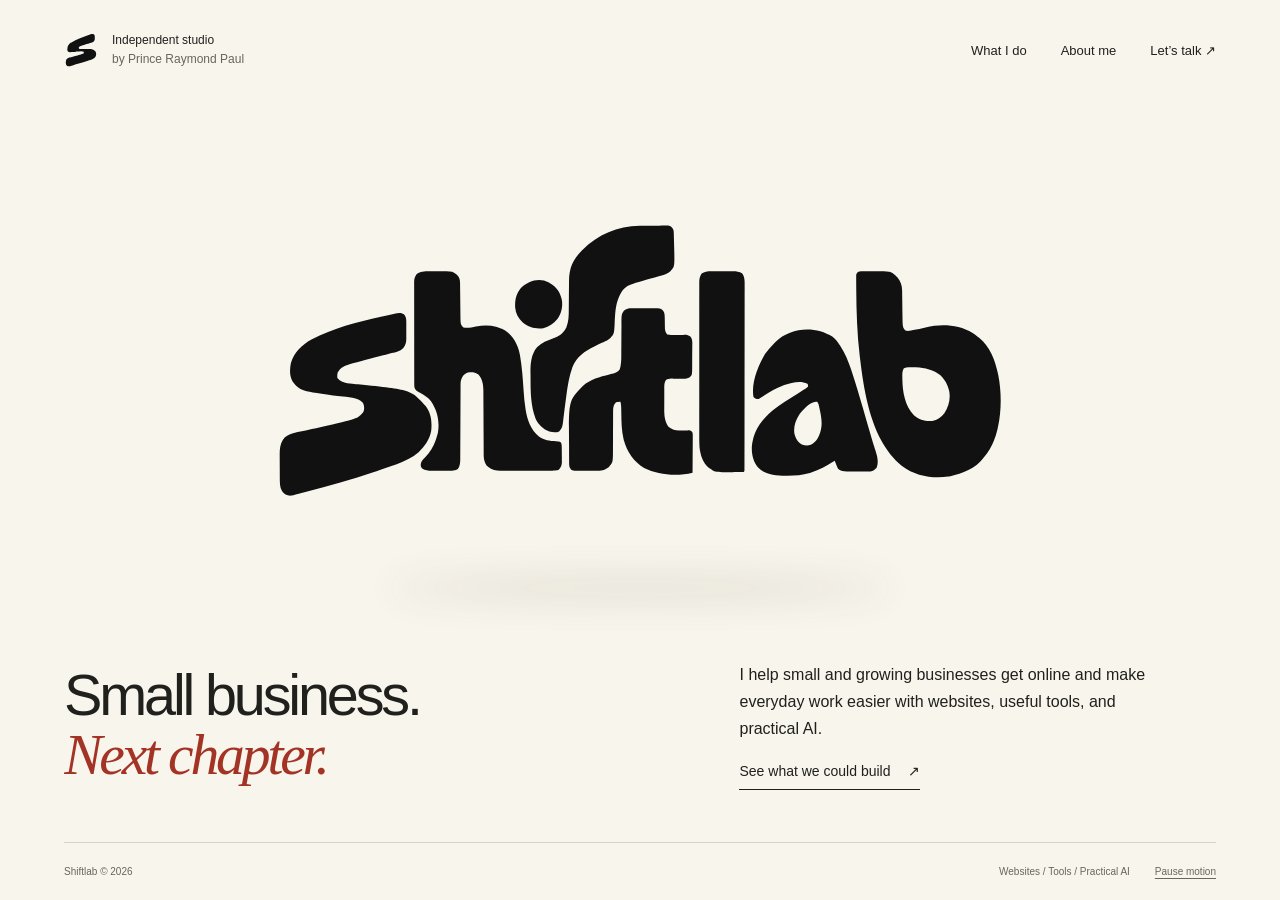
<file: index.html>
<!doctype html>
<html lang="en">
<head>
<meta charset="utf-8"><meta name="viewport" content="width=device-width, initial-scale=1">
<title>Shiftlab | Websites & practical AI</title>
<meta name="description" content="An independent studio by Prince Raymond Paul. Websites, business tools and practical AI for small and growing businesses.">
<meta name="theme-color" content="#f8f5ec"><link rel="canonical" href="https://shiftlab.works/">
<meta property="og:title" content="Shiftlab | An independent studio"><meta property="og:description" content="Websites, business tools and practical AI. Work directly with Prince Raymond Paul."><meta property="og:type" content="website"><meta property="og:url" content="https://shiftlab.works/">
<link rel="icon" type="image/svg+xml" href="assets/favicon.svg"><link rel="stylesheet" href="index.css?v=studio-2"><script src="site.js?v=studio-2" defer></script>
</head>
<body>
<a class="skip" href="#main">Skip to content</a>
<div class="studio">
<header>
<a class="home-link" href="#home" aria-label="Shiftlab home"><img src="assets/shiftlab-s.svg" alt="" width="42" height="44"><span>Independent studio<br><span class="quiet">by Prince Raymond Paul</span></span></a>
<nav aria-label="Main navigation"><a href="#services">What I do</a><a href="#about">About me</a><a href="#contact">Let’s talk <span aria-hidden="true">↗</span></a></nav>
</header>
<main id="main" tabindex="-1">
<section class="view home" id="home" aria-labelledby="home-title">
<div class="logo-stage"><div class="logo-float"><img class="main-logo" src="assets/shiftlab.svg" alt="Shiftlab" width="1142" height="498" fetchpriority="high"></div><span class="logo-shadow" aria-hidden="true"></span></div>
<div class="home-intro"><h1 id="home-title">Small business.<br><em>Next chapter.</em></h1><div><p>I help small and growing businesses get online and make everyday work easier with websites, useful tools, and practical AI.</p><a class="text-link" href="#services">See what we could build <span aria-hidden="true">↗</span></a></div></div>
</section>
<section class="view services" id="services" aria-labelledby="services-title" hidden>
<div class="view-heading"><p class="small">What I do</p><h2 id="services-title">What’s getting<br><em>in your way?</em></h2><p>Pick the thing that sounds familiar.</p></div>
<div class="service-notes">
<details open><summary>Your business needs a better home online.<span aria-hidden="true">+</span></summary><div><p>A website that explains what you do and makes it easy for someone to enquire, book, or browse your products. I can start fresh or work with what you already have.</p><p class="small quiet">Websites · Redesigns · Catalogs · Enquiry journeys</p><a class="text-link" href="#contact">Talk about your website ↗</a></div></details>
<details><summary>You’re doing the same admin every day.<span aria-hidden="true">+</span></summary><div><p>Let’s look at where the time goes. A booking tool, a simple dashboard, or a connection between the tools you use could take a few repetitive jobs off your hands.</p><p class="small quiet">Bookings · Dashboards · Forms · Connected workflows</p><a class="text-link" href="#contact">Talk about your workflow ↗</a></div></details>
<details><summary>You’re curious about what AI could help with.<span aria-hidden="true">+</span></summary><div><p>We can try it on one useful task, like drafting replies, improving written content, or organizing product information. Start with a small version and review the results before relying on it.</p><p class="small quiet">Support assistants · Writing tools · Product information</p><a class="text-link" href="#contact">Explore an idea ↗</a></div></details>
</div>
</section>
<section class="view about" id="about" aria-labelledby="about-title" hidden>
<figure><img src="founder.jpg" alt="Prince Raymond Paul" width="600" height="700" loading="lazy"><figcaption>Prince Raymond Paul / Founder & builder</figcaption></figure>
<div class="about-copy"><p class="small">A person, not a department.</p><h2 id="about-title">Hey, I’m Prince.<br><em>This is my lab.</em></h2><p>Shiftlab is my independent studio. I build websites and software for small and growing businesses.</p><p>I like figuring out how things work, where they get frustrating, and what I can make to help. Sometimes that means a website. Sometimes it means a tool you use every morning.</p><p>You’ll work directly with me. We’ll agree on what to build, the cost, and the timeline before getting started.</p><a class="text-link" href="#contact">Say hello ↗</a></div>
</section>
<section class="view contact" id="contact" aria-labelledby="contact-title" hidden>
<div><p class="small">Tell me a little about your business.</p><h2 id="contact-title">What are you<br><em>working on?</em></h2><a class="email" href="mailto:shiftlab.global@gmail.com">shiftlab.global@gmail.com <span aria-hidden="true">↗</span></a></div>
<div class="contact-note"><p>A rough idea is enough.<br>You don’t need a brief or the technical words.</p><a class="text-link" href="https://cal.com/prince-raymond-paul-zqkent/30min" target="_blank" rel="noopener noreferrer">Or book a 30-minute chat ↗</a><p class="small quiet">We can talk through what you need, what’s realistic, and where to start.</p></div>
</section>
</main>
<footer><a href="#home" class="footer-home">Shiftlab © <span id="year">2026</span></a><span class="footer-note">Websites / Tools / Practical AI</span><button id="motion-toggle" type="button" aria-pressed="false" hidden>Pause motion</button></footer>
</div>
<noscript><style>.view[hidden]{display:grid!important}.studio{height:auto!important}main{overflow:visible!important}.view{min-height:75vh}.logo-float,.logo-shadow{animation:none!important}</style></noscript>
</body></html>
</file>
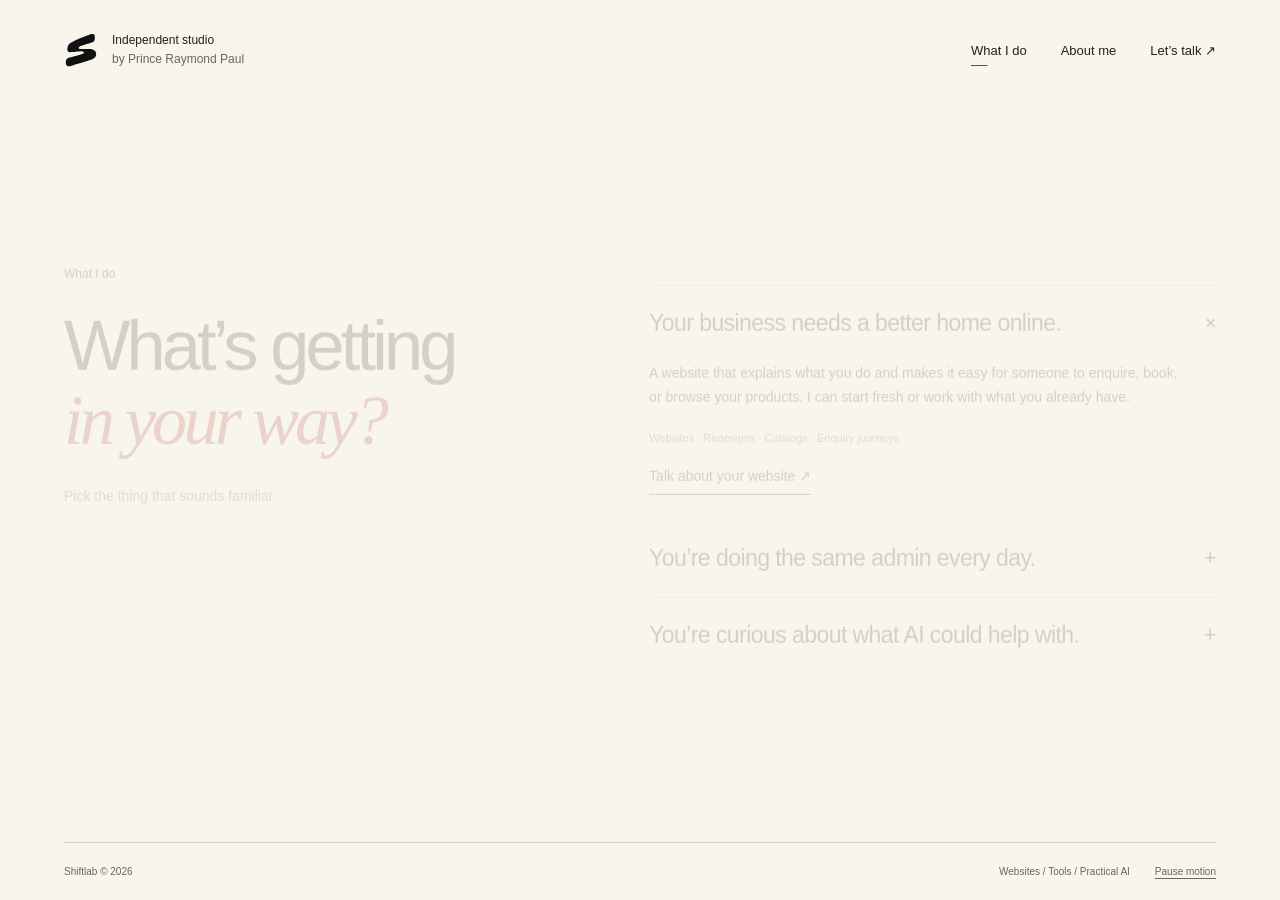
<file: projects/atlas.html>
<!doctype html><html lang="en"><head><meta charset="utf-8"><meta name="viewport" content="width=device-width,initial-scale=1"><meta name="robots" content="noindex"><meta http-equiv="refresh" content="0; url=../index.html#services"><title>Shiftlab | Websites and practical AI</title></head><body><p>This page has been retired. <a href="../index.html#services">Explore Shiftlab’s services.</a></p></body></html>
</file>
<file: index.css>
:root{--paper:#f8f5ec;--ink:#20201d;--muted:#68665e;--red:#a33325;--line:#d6d1c7}*{box-sizing:border-box}body{margin:0;background:var(--paper);color:var(--ink);font-family:Arial,Helvetica,sans-serif;-webkit-font-smoothing:antialiased}a{color:inherit;text-decoration:none}img{display:block;max-width:100%;height:auto}button{font:inherit;color:inherit}p{font-size:16px;line-height:1.7;margin:0 0 20px}h1,h2{font-weight:500;letter-spacing:-.055em;line-height:1.04;margin:0}h1{font-size:clamp(38px,4.5vw,68px)}h2{font-size:clamp(42px,5.5vw,80px)}em{font-family:Georgia,'Times New Roman',serif;font-weight:400;color:var(--red)}a:focus-visible,button:focus-visible,summary:focus-visible{outline:2px solid var(--red);outline-offset:7px}::selection{background:var(--red);color:var(--paper)}.studio{height:100svh;min-height:620px;max-width:1600px;margin:auto;padding:0 5%;display:grid;grid-template-rows:100px minmax(0,1fr) 58px}header{display:flex;justify-content:space-between;align-items:center;gap:30px}.home-link{display:flex;gap:14px;align-items:center;font-size:12px;line-height:1.6}.home-link img{width:34px}.quiet{color:var(--muted)}nav{display:flex;gap:34px;font-size:13px}nav a{position:relative;padding:12px 0}nav a:after{content:'';position:absolute;height:1px;background:var(--red);bottom:4px;left:0;right:0;transform:scaleX(0);transform-origin:left;transition:transform .25s}nav a:hover:after,nav a[aria-current=page]:after{transform:scaleX(1)}main{min-height:0;overflow:auto;scrollbar-width:thin;outline:none}.view{min-height:100%;max-width:1250px;margin:auto}.view[hidden]{display:none!important}.home{display:grid;grid-template-rows:minmax(240px,1fr) auto;padding-bottom:28px}.logo-stage{display:grid;place-items:center;position:relative;isolation:isolate;padding:10px 0 38px}.logo-float{width:min(78%,800px);animation:float 8s ease-in-out infinite;will-change:transform}.main-logo{width:100%;animation:arrive 1.8s cubic-bezier(.2,.65,.3,1) both}.logo-shadow{position:absolute;bottom:9%;left:28%;width:44%;height:22px;border-radius:50%;background:#433d31;opacity:.13;filter:blur(18px);z-index:-1;animation:breathe 8s ease-in-out infinite}.logo-stage:hover .logo-shadow{filter:blur(24px)}.home-intro{display:grid;grid-template-columns:1.2fr 1fr;gap:9%;align-items:center;padding:12px 0 24px}.home-intro>div{max-width:430px}.home-intro p{font-size:16px}.text-link{display:inline-block;font-size:14px;border-bottom:1px solid var(--ink);padding:0 0 7px;line-height:1.4}.text-link:hover{color:var(--red);border-color:var(--red)}.text-link span{margin-left:14px}.small{font-size:12px;line-height:1.6}.services{display:grid;grid-template-columns:1fr 1.15fr;gap:8%;align-content:center;padding:50px 0}.view-heading>p:first-child,.about-copy>p:first-child,.contact>div>p:first-child{margin-bottom:25px}.view-heading>p:last-child{margin-top:28px;color:var(--muted);font-size:14px}.service-notes{padding-top:20px}.service-notes details{border-top:1px solid var(--line)}.service-notes details:last-child{border-bottom:1px solid var(--line)}summary{font-size:clamp(18px,1.8vw,25px);line-height:1.3;letter-spacing:-.025em;list-style:none;cursor:pointer;padding:23px 0;display:flex;gap:25px;align-items:start;justify-content:space-between}summary::-webkit-details-marker{display:none}summary span{font-size:22px;font-weight:400;transition:transform .2s}details[open] summary span{transform:rotate(45deg)}details>div{padding:0 25px 25px 0}details p{font-size:14px}details .small{font-size:11px}.about{display:grid;grid-template-columns:.8fr 1.2fr;gap:10%;align-content:center;align-items:center;padding:35px 0 45px}.about figure{margin:0;max-width:380px}.about figure img{height:clamp(280px,46vh,460px);width:100%;object-fit:cover;filter:grayscale(.65)}figcaption{font-size:10px;color:var(--muted);margin-top:13px}.about-copy{max-width:530px}.about h2{font-size:clamp(38px,4.7vw,66px);margin-bottom:27px}.about-copy p{font-size:15px}.contact{display:grid;grid-template-columns:1.4fr 1fr;gap:10%;align-content:center;align-items:end;padding:45px 0 65px}.contact h2{font-size:clamp(52px,7vw,100px)}.email{display:inline-block;margin-top:45px;font-size:clamp(15px,1.8vw,25px);letter-spacing:-.025em;border-bottom:1px solid var(--ink);padding-bottom:10px}.email:hover{color:var(--red)}.email span{margin-left:12px}.contact-note{max-width:300px}.contact-note>p:first-child{font-size:18px}.contact-note .small{margin:30px 0 0}.contact-note .text-link{font-size:13px}footer{display:flex;align-items:center;justify-content:space-between;gap:25px;font-size:10px;border-top:1px solid var(--line);color:var(--muted)}footer button{border:0;background:none;cursor:pointer;font-size:10px;padding:10px 0;text-decoration:underline;text-underline-offset:3px}.footer-note{margin-left:auto}footer a:hover{color:var(--red)}.skip{position:fixed;top:-80px;left:20px;background:var(--ink);color:var(--paper);padding:15px;z-index:10}.skip:focus{top:15px}.motion-paused .logo-float,.motion-paused .logo-shadow{animation-play-state:paused}.view:not(.home){animation:view-in .35s ease both}@keyframes float{0%,100%{transform:translateY(3px) rotate(-.5deg)}50%{transform:translateY(-13px) rotate(.5deg)}}@keyframes breathe{0%,100%{transform:scaleX(1);opacity:.15}50%{transform:scaleX(.88);opacity:.09}}@keyframes arrive{from{opacity:0;filter:blur(9px);transform:translateY(10px)}to{opacity:1;filter:blur(0);transform:translateY(0)}}@keyframes view-in{from{opacity:0;transform:translateY(7px)}to{opacity:1;transform:translateY(0)}}@media(max-width:900px){.studio{padding:0 4%;grid-template-rows:90px minmax(0,1fr) 52px}.home-link{font-size:10px;gap:8px}.home-link img{width:28px}nav{gap:20px;font-size:12px}.home-intro{gap:35px}.home-intro p{font-size:14px}.logo-float{width:90%}.services{gap:40px}.about{gap:40px}.about-copy p{font-size:14px}.contact{gap:30px}.contact-note>p:first-child{font-size:16px}.contact h2{font-size:65px}}@media(max-width:600px){.studio{padding:0 22px;min-height:650px;grid-template-rows:104px minmax(0,1fr) 48px}header{flex-wrap:wrap;gap:0;align-content:center;row-gap:12px}.home-link{font-size:10px}.home-link img{width:25px}.home-link>span br{display:none}.home-link .quiet{display:block}nav{width:100%;justify-content:space-between;font-size:12px;gap:10px}nav a{padding:4px 0 8px}.home{grid-template-rows:minmax(180px,1fr) auto;padding-bottom:8px}.logo-stage{padding:0 0 20px}.logo-float{width:100%}.logo-shadow{height:14px;bottom:12%;left:22%;width:56%;filter:blur(15px)}.home-intro{grid-template-columns:1fr;gap:18px;padding:8px 0 16px}.home h1{font-size:43px}.home-intro p{font-size:14px;line-height:1.6;margin-bottom:14px}.text-link{font-size:12px}.services{grid-template-columns:1fr;gap:15px;padding:28px 0 35px;align-content:start}.view-heading h2{font-size:43px}.view-heading>p:first-child{margin-bottom:14px}.view-heading>p:last-child{margin-top:18px;margin-bottom:5px}.service-notes{padding:0}summary{font-size:19px;padding:19px 0}.about{grid-template-columns:1fr;gap:25px;padding:25px 0 35px}.about figure{max-width:none;display:flex;gap:15px;align-items:end}.about figure img{width:120px;height:145px}.about figcaption{max-width:100px;line-height:1.6}.about h2{font-size:42px;margin-bottom:22px}.about-copy>p:first-child{margin-bottom:15px}.contact{grid-template-columns:1fr;gap:36px;padding:30px 0;align-content:center}.contact h2{font-size:58px}.contact>div>p:first-child{margin-bottom:20px}.email{margin-top:30px;font-size:17px}.contact-note{max-width:100%}.contact-note>p:first-child{font-size:15px;margin-bottom:17px}.contact-note .small{margin-top:20px;max-width:270px}footer{gap:12px;font-size:9px}.footer-note{display:none}footer button{font-size:9px;margin-left:auto}}@media(prefers-reduced-motion:reduce){*,*:before,*:after{animation:none!important;transition:none!important}.main-logo{opacity:1;filter:none}.logo-float{transform:none}.logo-shadow{opacity:.12}}
</file>
